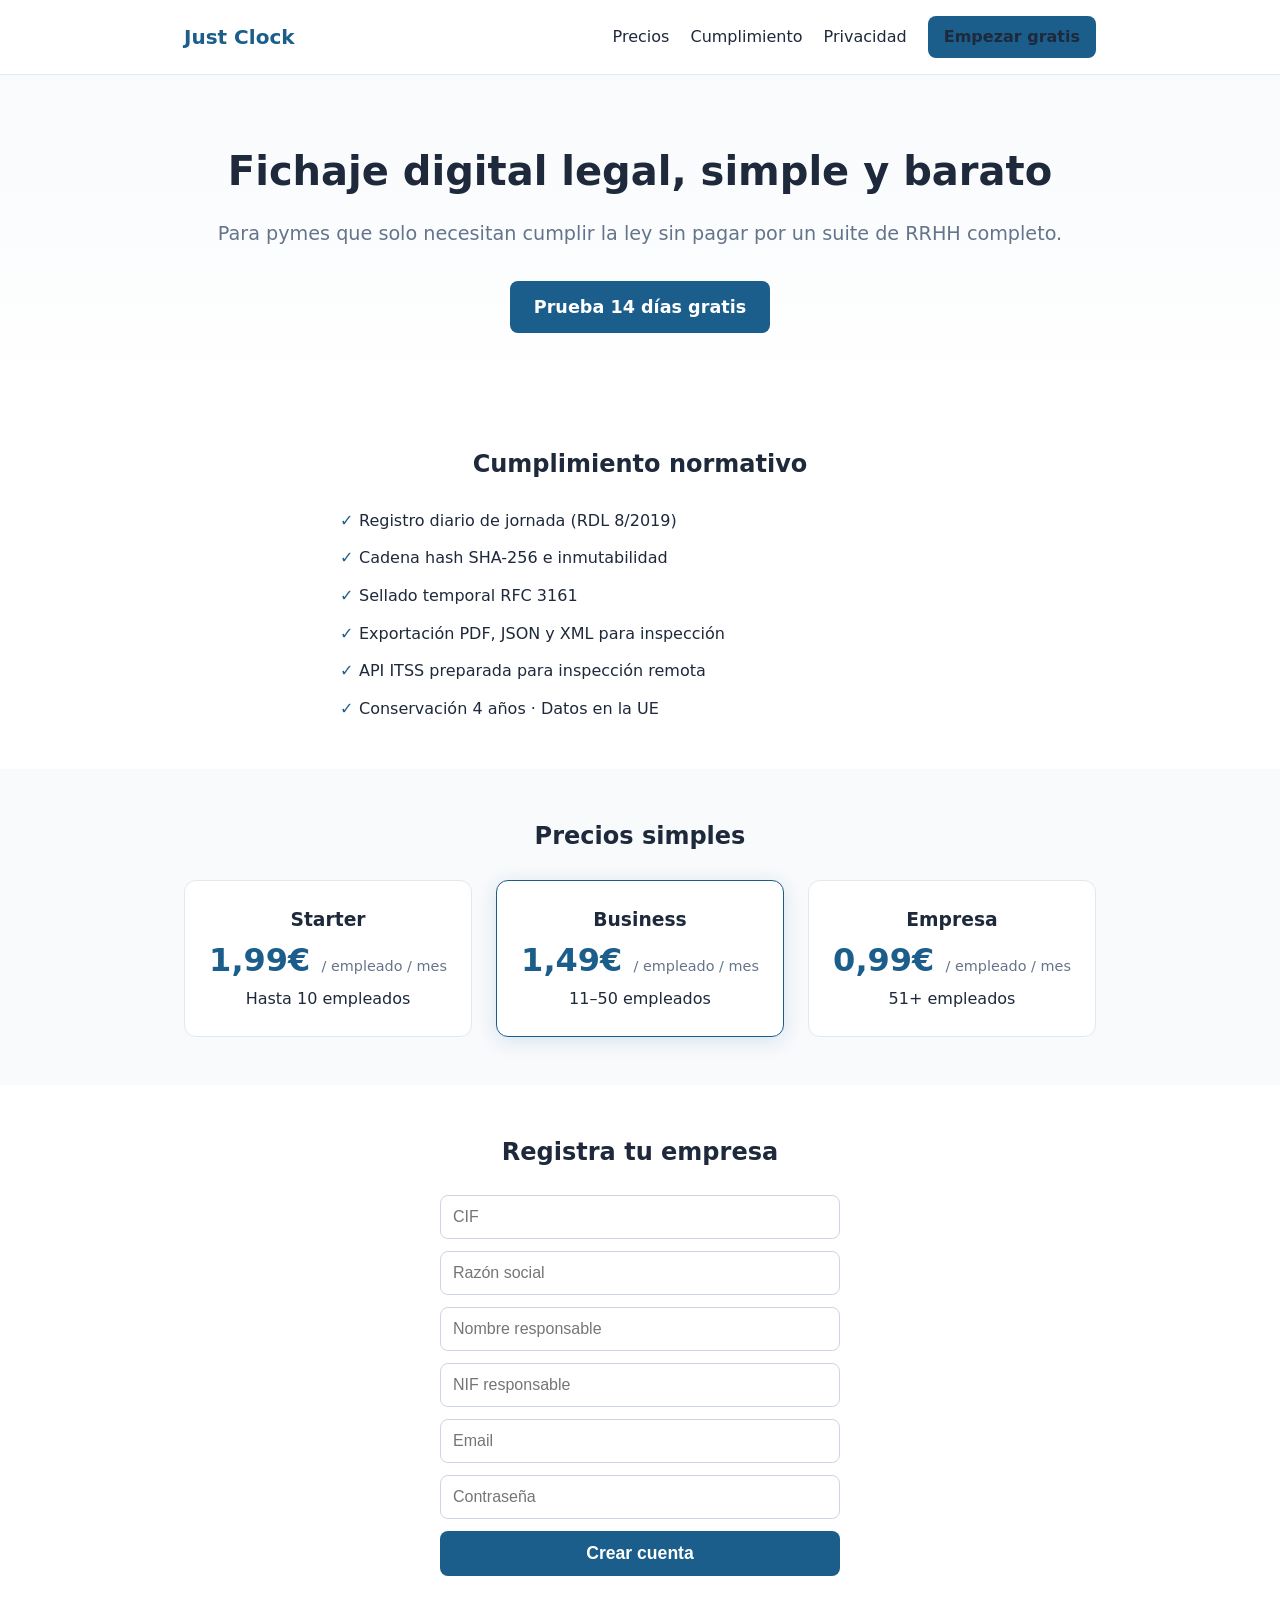
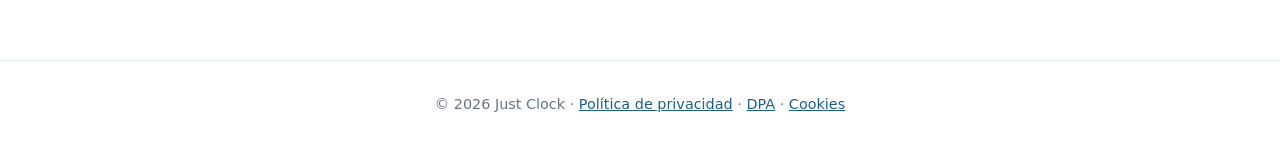
<file: web/index.html>
<!DOCTYPE html>
<html lang="es">
<head>
  <meta charset="UTF-8">
  <meta name="viewport" content="width=device-width, initial-scale=1.0">
  <title>Just Clock — Fichaje digital legal y simple</title>
  <meta name="description" content="Fichaje digital para pymes españolas. Cumple RDL 8/2019 y preparado para la nueva normativa. Desde 1,99€/empleado/mes.">
  <link rel="stylesheet" href="styles.css">
</head>
<body>
  <header class="header">
    <div class="container nav">
      <strong class="logo">Just Clock</strong>
      <nav>
        <a href="#precios">Precios</a>
        <a href="#cumplimiento">Cumplimiento</a>
        <a href="privacidad.html">Privacidad</a>
        <a href="#registro" class="btn btn-primary">Empezar gratis</a>
      </nav>
    </div>
  </header>

  <main>
    <section class="hero">
      <div class="container">
        <h1>Fichaje digital legal, simple y barato</h1>
        <p>Para pymes que solo necesitan cumplir la ley sin pagar por un suite de RRHH completo.</p>
        <a href="#registro" class="btn btn-primary btn-lg">Prueba 14 días gratis</a>
      </div>
    </section>

    <section id="cumplimiento" class="section">
      <div class="container">
        <h2>Cumplimiento normativo</h2>
        <ul class="features">
          <li>Registro diario de jornada (RDL 8/2019)</li>
          <li>Cadena hash SHA-256 e inmutabilidad</li>
          <li>Sellado temporal RFC 3161</li>
          <li>Exportación PDF, JSON y XML para inspección</li>
          <li>API ITSS preparada para inspección remota</li>
          <li>Conservación 4 años · Datos en la UE</li>
        </ul>
      </div>
    </section>

    <section id="precios" class="section section-alt">
      <div class="container">
        <h2>Precios simples</h2>
        <div class="pricing">
          <div class="card">
            <h3>Starter</h3>
            <p class="price">1,99€ <span>/ empleado / mes</span></p>
            <p>Hasta 10 empleados</p>
          </div>
          <div class="card card-featured">
            <h3>Business</h3>
            <p class="price">1,49€ <span>/ empleado / mes</span></p>
            <p>11–50 empleados</p>
          </div>
          <div class="card">
            <h3>Empresa</h3>
            <p class="price">0,99€ <span>/ empleado / mes</span></p>
            <p>51+ empleados</p>
          </div>
        </div>
      </div>
    </section>

    <section id="registro" class="section">
      <div class="container">
        <h2>Registra tu empresa</h2>
        <form id="register-form" class="register-form">
          <input type="text" name="cif" placeholder="CIF" required>
          <input type="text" name="legal_name" placeholder="Razón social" required>
          <input type="text" name="owner_name" placeholder="Nombre responsable" required>
          <input type="text" name="owner_nif" placeholder="NIF responsable" required>
          <input type="email" name="owner_email" placeholder="Email" required>
          <input type="password" name="owner_password" placeholder="Contraseña" required minlength="8">
          <button type="submit" class="btn btn-primary btn-lg">Crear cuenta</button>
          <p id="form-msg" class="form-msg"></p>
        </form>
      </div>
    </section>
  </main>

  <footer class="footer">
    <div class="container">
      <p>© 2026 Just Clock · <a href="privacidad.html">Política de privacidad</a> · <a href="dpa.html">DPA</a> · <a href="cookies.html">Cookies</a></p>
    </div>
  </footer>

  <script src="main.js"></script>
</body>
</html>
</file>
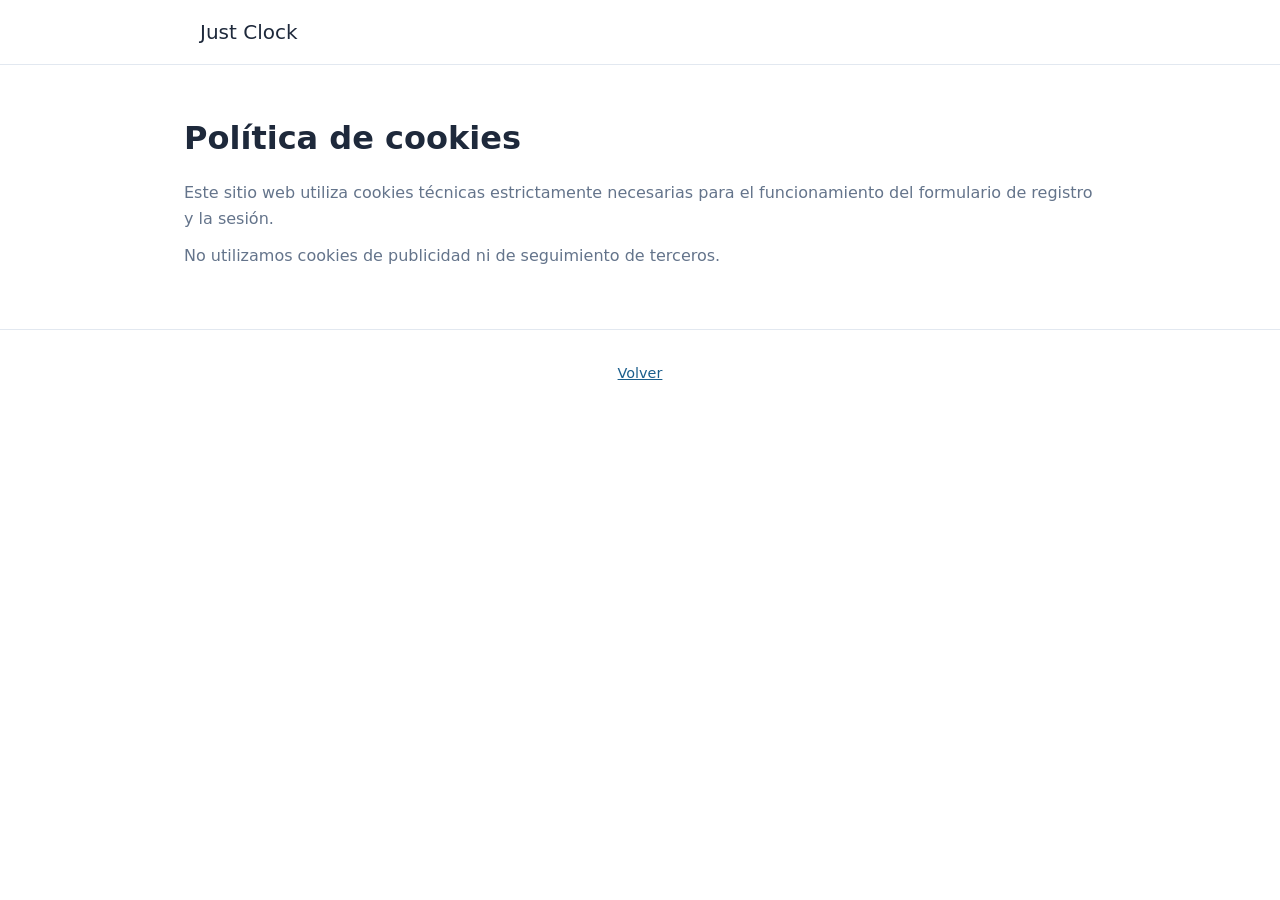
<file: web/cookies.html>
<!DOCTYPE html>
<html lang="es">
<head>
  <meta charset="UTF-8">
  <meta name="viewport" content="width=device-width, initial-scale=1.0">
  <title>Política de cookies — Just Clock</title>
  <link rel="stylesheet" href="styles.css">
</head>
<body>
  <header class="header"><div class="container nav"><a href="index.html" class="logo">Just Clock</a></div></header>
  <main class="section"><div class="container legal">
    <h1>Política de cookies</h1>
    <p>Este sitio web utiliza cookies técnicas estrictamente necesarias para el funcionamiento del formulario de registro y la sesión.</p>
    <p>No utilizamos cookies de publicidad ni de seguimiento de terceros.</p>
  </div></main>
  <footer class="footer"><div class="container"><p><a href="index.html">Volver</a></p></div></footer>
</body>
</html>
</file>
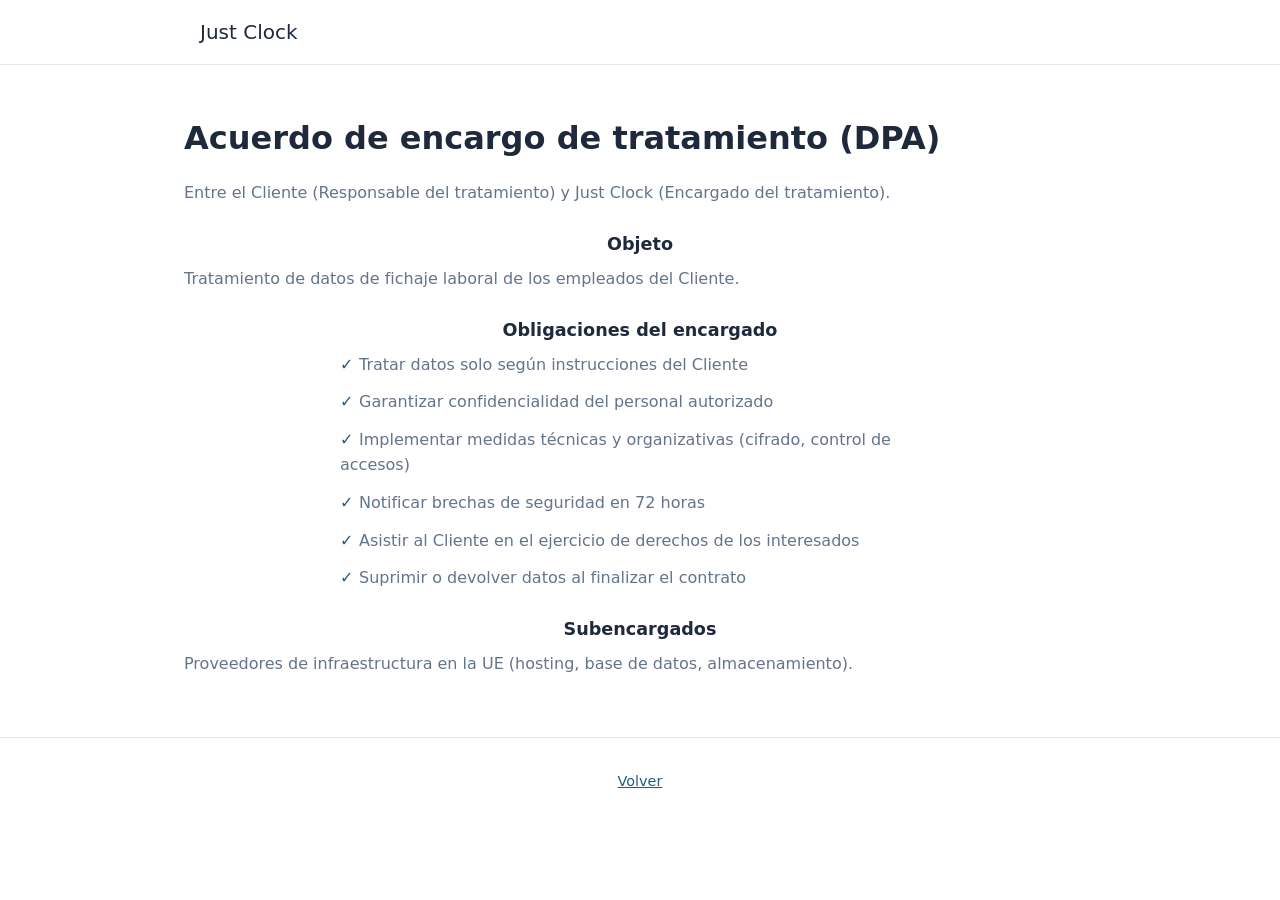
<file: web/dpa.html>
<!DOCTYPE html>
<html lang="es">
<head>
  <meta charset="UTF-8">
  <meta name="viewport" content="width=device-width, initial-scale=1.0">
  <title>DPA — Just Clock</title>
  <link rel="stylesheet" href="styles.css">
</head>
<body>
  <header class="header"><div class="container nav"><a href="index.html" class="logo">Just Clock</a></div></header>
  <main class="section"><div class="container legal">
    <h1>Acuerdo de encargo de tratamiento (DPA)</h1>
    <p>Entre el Cliente (Responsable del tratamiento) y Just Clock (Encargado del tratamiento).</p>
    <h2>Objeto</h2>
    <p>Tratamiento de datos de fichaje laboral de los empleados del Cliente.</p>
    <h2>Obligaciones del encargado</h2>
    <ul class="features">
      <li>Tratar datos solo según instrucciones del Cliente</li>
      <li>Garantizar confidencialidad del personal autorizado</li>
      <li>Implementar medidas técnicas y organizativas (cifrado, control de accesos)</li>
      <li>Notificar brechas de seguridad en 72 horas</li>
      <li>Asistir al Cliente en el ejercicio de derechos de los interesados</li>
      <li>Suprimir o devolver datos al finalizar el contrato</li>
    </ul>
    <h2>Subencargados</h2>
    <p>Proveedores de infraestructura en la UE (hosting, base de datos, almacenamiento).</p>
  </div></main>
  <footer class="footer"><div class="container"><p><a href="index.html">Volver</a></p></div></footer>
</body>
</html>
</file>
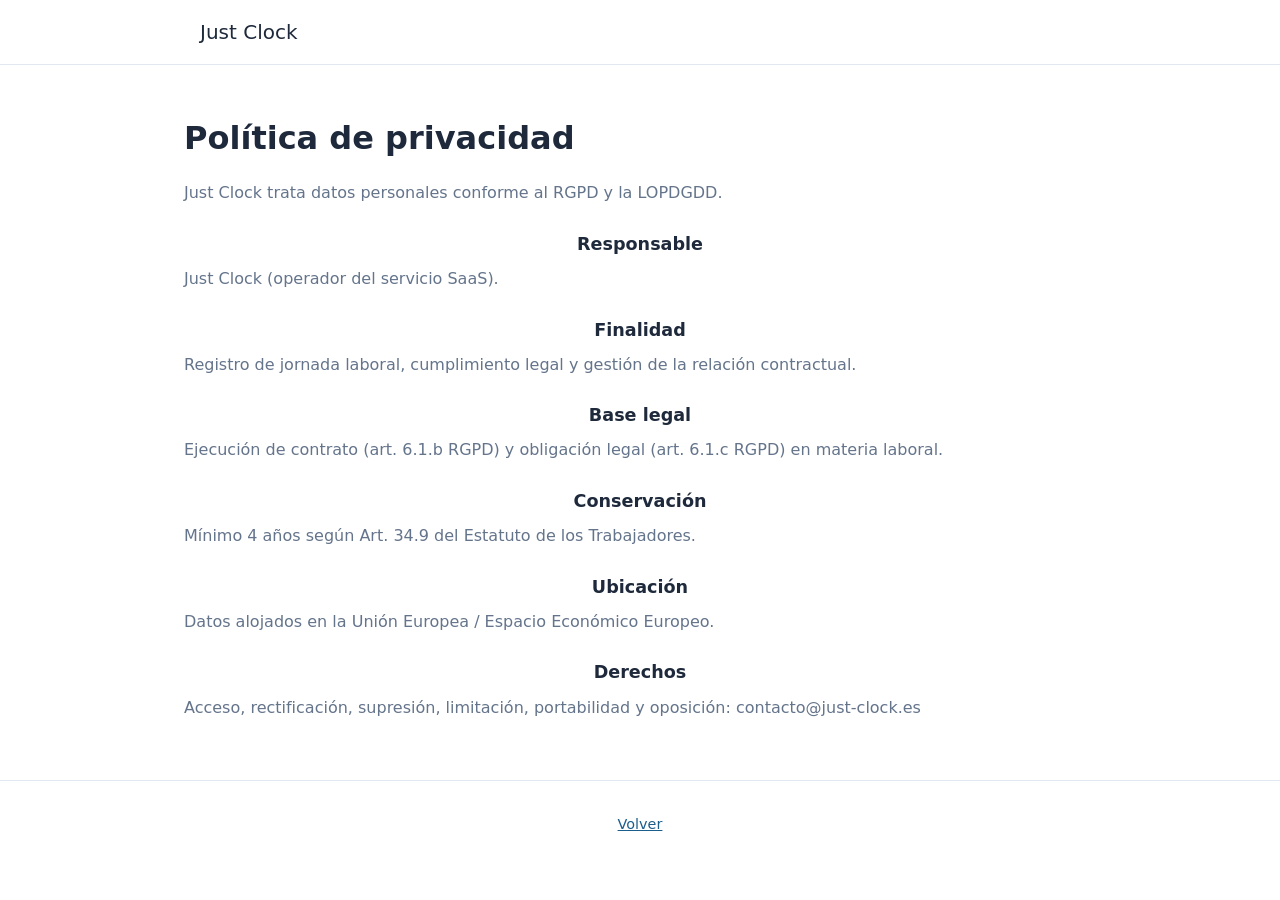
<file: web/privacidad.html>
<!DOCTYPE html>
<html lang="es">
<head>
  <meta charset="UTF-8">
  <meta name="viewport" content="width=device-width, initial-scale=1.0">
  <title>Política de privacidad — Just Clock</title>
  <link rel="stylesheet" href="styles.css">
</head>
<body>
  <header class="header"><div class="container nav"><a href="index.html" class="logo">Just Clock</a></div></header>
  <main class="section"><div class="container legal">
    <h1>Política de privacidad</h1>
    <p>Just Clock trata datos personales conforme al RGPD y la LOPDGDD.</p>
    <h2>Responsable</h2>
    <p>Just Clock (operador del servicio SaaS).</p>
    <h2>Finalidad</h2>
    <p>Registro de jornada laboral, cumplimiento legal y gestión de la relación contractual.</p>
    <h2>Base legal</h2>
    <p>Ejecución de contrato (art. 6.1.b RGPD) y obligación legal (art. 6.1.c RGPD) en materia laboral.</p>
    <h2>Conservación</h2>
    <p>Mínimo 4 años según Art. 34.9 del Estatuto de los Trabajadores.</p>
    <h2>Ubicación</h2>
    <p>Datos alojados en la Unión Europea / Espacio Económico Europeo.</p>
    <h2>Derechos</h2>
    <p>Acceso, rectificación, supresión, limitación, portabilidad y oposición: contacto@just-clock.es</p>
  </div></main>
  <footer class="footer"><div class="container"><p><a href="index.html">Volver</a></p></div></footer>
</body>
</html>
</file>
<file: web/styles.css>
:root {
  --primary: #1b5e8c;
  --bg: #f8fafc;
  --text: #1e293b;
  --muted: #64748b;
}

* { box-sizing: border-box; margin: 0; padding: 0; }

body {
  font-family: system-ui, -apple-system, sans-serif;
  color: var(--text);
  line-height: 1.6;
  background: #fff;
}

.container { max-width: 960px; margin: 0 auto; padding: 0 1.5rem; }

.header {
  border-bottom: 1px solid #e2e8f0;
  padding: 1rem 0;
  position: sticky;
  top: 0;
  background: #fff;
  z-index: 10;
}

.nav { display: flex; justify-content: space-between; align-items: center; gap: 1rem; flex-wrap: wrap; }
.nav a { color: var(--text); text-decoration: none; margin-left: 1rem; }
.logo { font-size: 1.25rem; color: var(--primary); }

.btn {
  display: inline-block;
  padding: 0.5rem 1rem;
  border-radius: 8px;
  text-decoration: none;
  font-weight: 600;
  border: none;
  cursor: pointer;
}

.btn-primary { background: var(--primary); color: #fff; }
.btn-lg { padding: 0.75rem 1.5rem; font-size: 1.1rem; }

.hero {
  padding: 4rem 0;
  background: linear-gradient(180deg, var(--bg), #fff);
  text-align: center;
}

.hero h1 { font-size: 2.5rem; margin-bottom: 1rem; }
.hero p { color: var(--muted); font-size: 1.2rem; margin-bottom: 2rem; }

.section { padding: 3rem 0; }
.section-alt { background: var(--bg); }
.section h2 { margin-bottom: 1.5rem; text-align: center; }

.features {
  list-style: none;
  display: grid;
  gap: 0.75rem;
  max-width: 600px;
  margin: 0 auto;
}

.features li::before { content: "✓ "; color: var(--primary); font-weight: bold; }

.pricing {
  display: grid;
  grid-template-columns: repeat(auto-fit, minmax(200px, 1fr));
  gap: 1.5rem;
}

.card {
  background: #fff;
  border: 1px solid #e2e8f0;
  border-radius: 12px;
  padding: 1.5rem;
  text-align: center;
}

.card-featured { border-color: var(--primary); box-shadow: 0 4px 20px rgba(27, 94, 140, 0.15); }
.price { font-size: 2rem; font-weight: 700; color: var(--primary); }
.price span { font-size: 0.9rem; color: var(--muted); font-weight: 400; }

.register-form {
  max-width: 400px;
  margin: 0 auto;
  display: grid;
  gap: 0.75rem;
}

.register-form input {
  padding: 0.75rem;
  border: 1px solid #cbd5e1;
  border-radius: 8px;
  font-size: 1rem;
}

.form-msg { text-align: center; color: var(--muted); min-height: 1.5rem; }

.footer {
  padding: 2rem 0;
  border-top: 1px solid #e2e8f0;
  text-align: center;
  color: var(--muted);
  font-size: 0.9rem;
}

.footer a { color: var(--primary); }

.legal h1 { margin-bottom: 1rem; }
.legal h2 { margin: 1.5rem 0 0.5rem; font-size: 1.1rem; }
.legal p, .legal ul { margin-bottom: 0.75rem; color: var(--muted); }

@media (max-width: 600px) {
  .hero h1 { font-size: 1.75rem; }
  .nav a { margin-left: 0.5rem; font-size: 0.9rem; }
}
</file>
